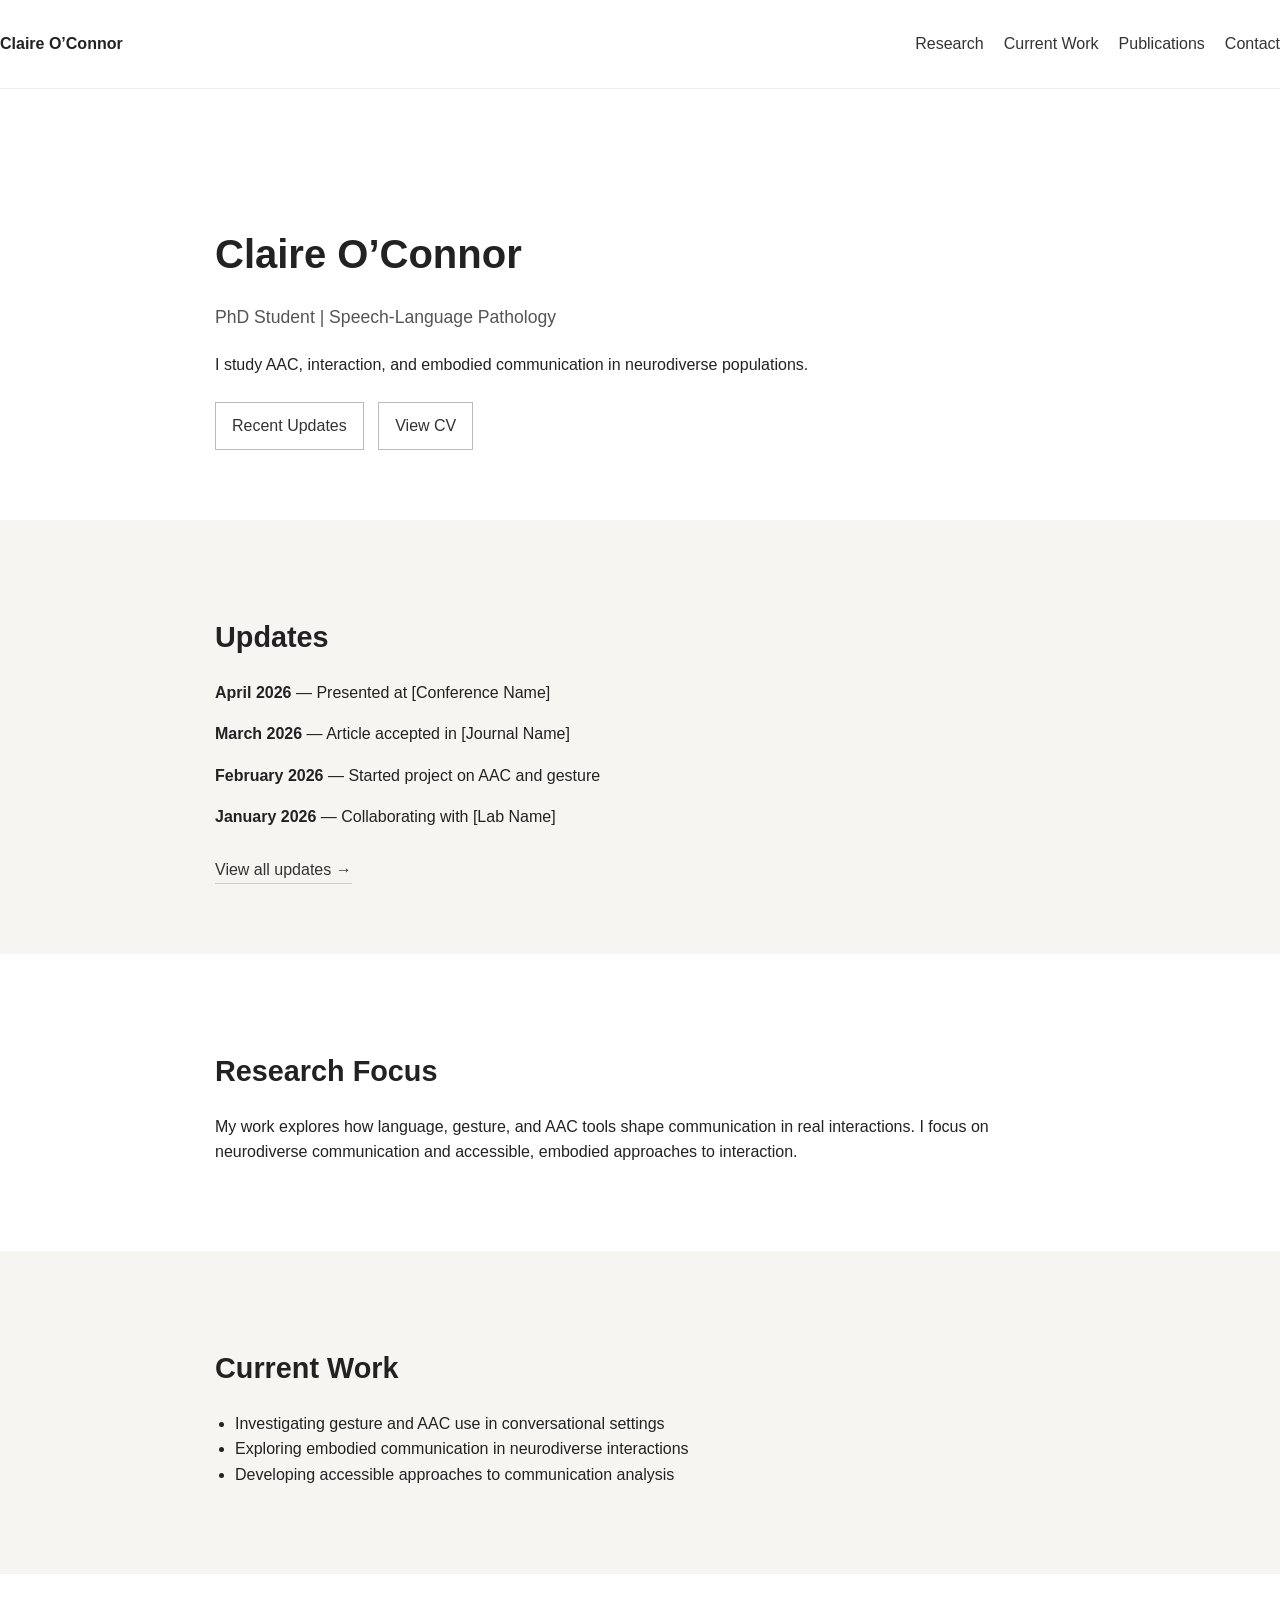
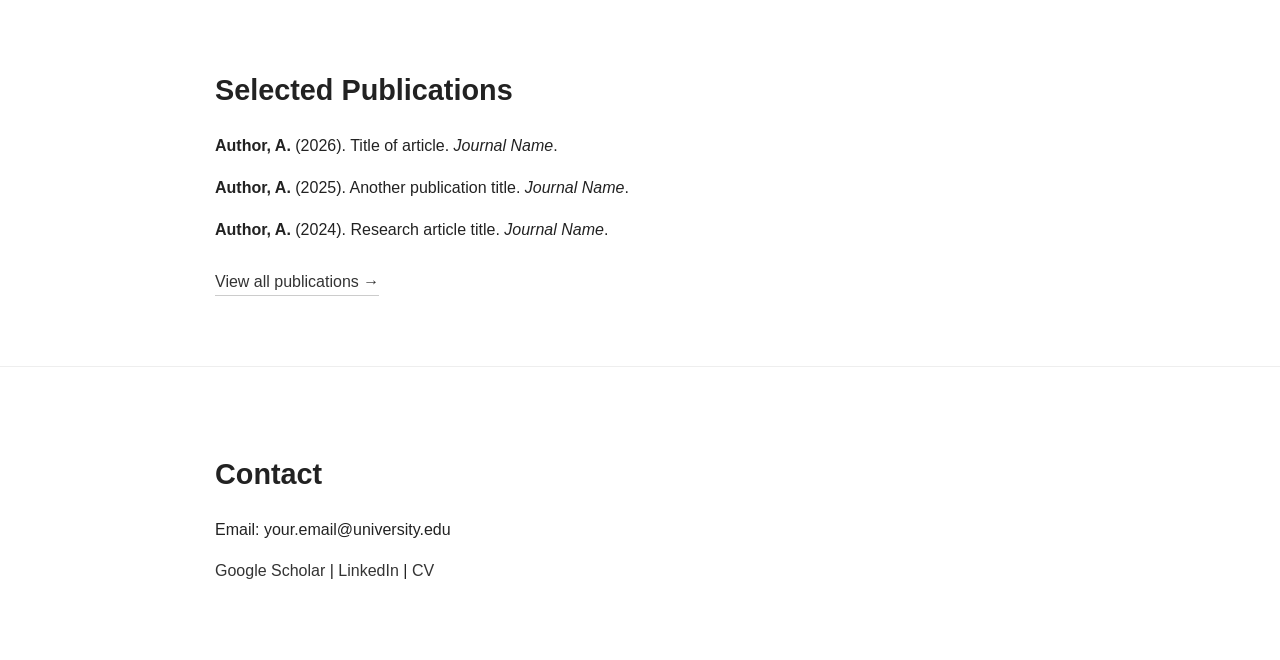
<file: index.html>
<!DOCTYPE html>
<html lang="en">
<head>
  <meta charset="UTF-8">
  <meta name="viewport" content="width=device-width, initial-scale=1.0">
  <title>Claire O'Connor</title>
  <link rel="stylesheet" href="new-style.css">
</head>
<body>

  <!-- Navigation -->
  <header class="site-header">
    <nav class="nav-container">
      <div class="logo">Claire O’Connor</div>
      <ul class="nav-links">
        <li><a href="#research">Research</a></li>
        <li><a href="#work">Current Work</a></li>
        <li><a href="#publications">Publications</a></li>
        <li><a href="#contact">Contact</a></li>
      </ul>
    </nav>
  </header>

  <!-- Hero -->
  <section class="hero">
    <div class="container hero-grid">
      <div class="hero-text">
        <h1>Claire O’Connor</h1>
        <p class="subtitle">PhD Student | Speech-Language Pathology</p>
        <p>
          I study AAC, interaction, and embodied communication in neurodiverse populations.
        </p>
        <div class="hero-buttons">
          <a href="#updates" class="button-outline">Recent Updates</a>
          <a href="cv.pdf" class="button-outline">View CV</a>
        </div>
      </div>
    </div>
  </section>

  <!-- Updates -->
  <section id="updates" class="updates-section">
    <div class="container">
      <h2>Updates</h2>
      <div class="updates-list">
        <p><span class="date">April 2026</span> — Presented at [Conference Name]</p>
        <p><span class="date">March 2026</span> — Article accepted in [Journal Name]</p>
        <p><span class="date">February 2026</span> — Started project on AAC and gesture</p>
        <p><span class="date">January 2026</span> — Collaborating with [Lab Name]</p>
      </div>
      <a href="updates.html" class="updates-link">View all updates →</a>
    </div>
  </section>

  <!-- Research -->
  <section id="research" class="content-section">
    <div class="container">
      <h2>Research Focus</h2>
      <p>
        My work explores how language, gesture, and AAC tools shape communication in real interactions.
        I focus on neurodiverse communication and accessible, embodied approaches to interaction.
      </p>
    </div>
  </section>

  <!-- Current Work -->
  <section id="work" class="content-section alt-bg">
    <div class="container">
      <h2>Current Work</h2>
      <ul class="work-list">
        <li>Investigating gesture and AAC use in conversational settings</li>
        <li>Exploring embodied communication in neurodiverse interactions</li>
        <li>Developing accessible approaches to communication analysis</li>
      </ul>
    </div>
  </section>

  <!-- Publications -->
  <section id="publications" class="content-section">
    <div class="container">
      <h2>Selected Publications</h2>
      <div class="pub-list">
        <p><strong>Author, A.</strong> (2026). Title of article. <em>Journal Name</em>.</p>
        <p><strong>Author, A.</strong> (2025). Another publication title. <em>Journal Name</em>.</p>
        <p><strong>Author, A.</strong> (2024). Research article title. <em>Journal Name</em>.</p>
      </div>
      <a href="publications.html" class="updates-link">View all publications →</a>
    </div>
  </section>

  <!-- Contact -->
  <footer id="contact" class="site-footer">
    <div class="container">
      <h2>Contact</h2>
      <p>Email: your.email@university.edu</p>
      <p>
        <a href="#">Google Scholar</a> |
        <a href="#">LinkedIn</a> |
        <a href="#">CV</a>
      </p>
    </div>
  </footer>

</body>
</html>
</file>
<file: new-style.css>
html {
  scroll-behavior: smooth;
}

body {
  margin: 0;
  font-family: Arial, sans-serif;
  color: #222;
  background: #ffffff;
  line-height: 1.6;
}

.container {
  width: 90%;
  max-width: 850px;
  margin: 0 auto;
}

/* Header */
.site-header {
  position: sticky;
  top: 0;
  background: white;
  border-bottom: 1px solid #eee;
}

.nav-container {
  display: flex;
  justify-content: space-between;
  align-items: center;
  padding: 15px 0;
}

.logo {
  font-weight: 600;
}

.nav-links {
  list-style: none;
  display: flex;
  gap: 20px;
}

.nav-links a {
  text-decoration: none;
  color: #333;
}

/* Hero */
.hero {
  padding: 100px 20px 70px;
}

.hero h1 {
  font-size: 2.5rem;
  margin-bottom: 10px;
}

.subtitle {
  font-size: 1.1rem;
  margin-bottom: 20px;
  color: #555;
}

.hero-buttons {
  margin-top: 25px;
}

.button-outline {
  display: inline-block;
  margin-right: 10px;
  padding: 10px 16px;
  border: 1px solid #bbb;
  text-decoration: none;
  color: #333;
}

.button-outline:hover {
  border-color: #333;
}

/* Sections */
.content-section,
.updates-section {
  padding: 70px 20px;
}

.alt-bg,
.updates-section {
  background-color: #f7f5f2;
}

h2 {
  margin-bottom: 20px;
  font-size: 1.8rem;
}

.work-list {
  padding-left: 20px;
}

.pub-list p,
.updates-list p {
  margin-bottom: 12px;
}

.date {
  font-weight: 600;
}

.updates-link {
  display: inline-block;
  margin-top: 15px;
  text-decoration: none;
  color: #333;
  border-bottom: 1px solid #ccc;
}

.updates-link:hover {
  border-color: #333;
}

/* Footer */
.site-footer {
  padding: 60px 20px;
  border-top: 1px solid #eee;
}

.site-footer a {
  color: #333;
  text-decoration: none;
}
</file>
